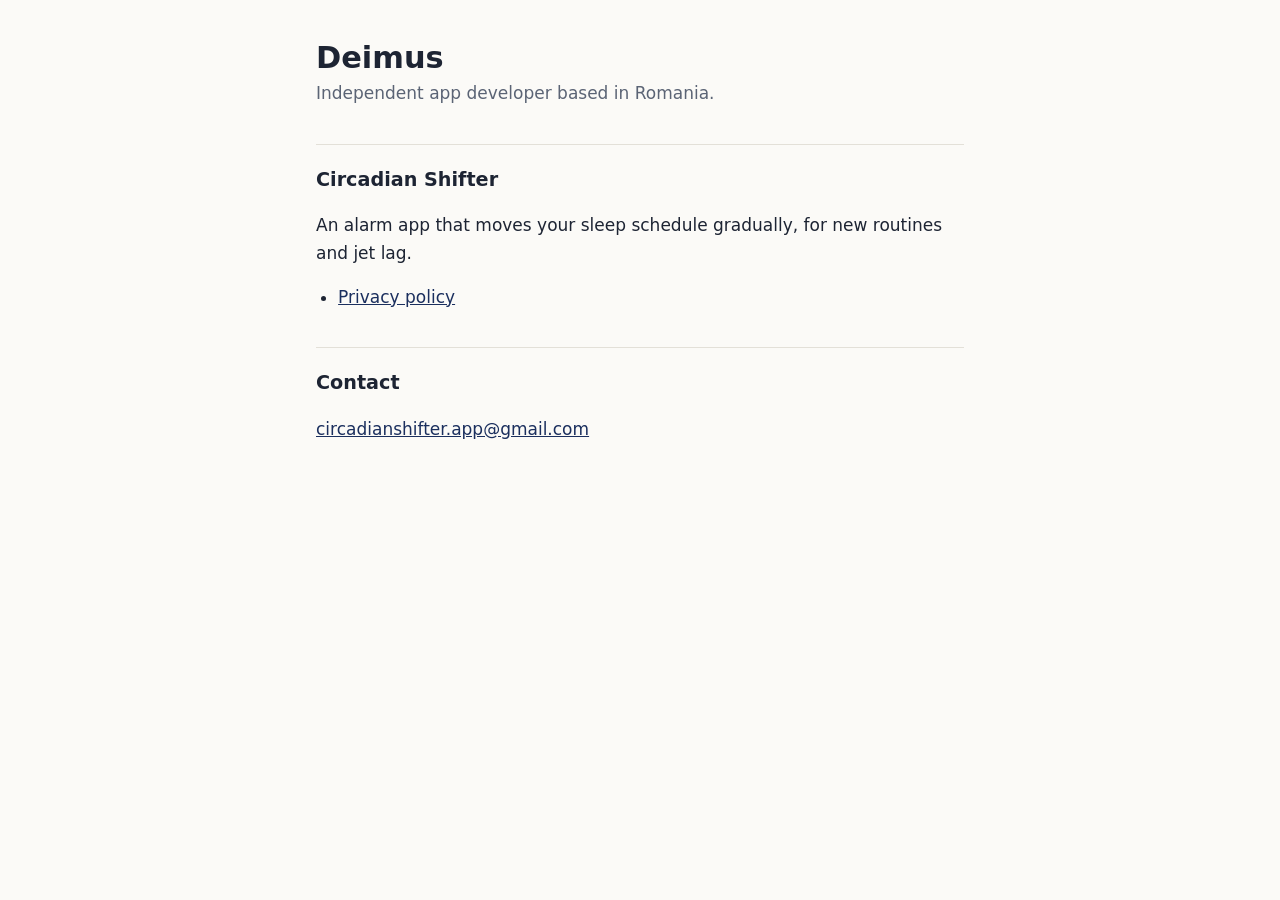
<file: index.html>
<!doctype html>
<html lang="en">
<head>
<meta charset="utf-8">
<meta name="viewport" content="width=device-width, initial-scale=1">
<title>Deimus Apps</title>
<meta name="description" content="Apps by Deimus, an independent developer based in Romania.">
<link rel="stylesheet" href="style.css">
</head>
<body>
<main>
<h1>Deimus</h1>
<p class="meta">Independent app developer based in Romania.</p>

<h2>Circadian Shifter</h2>
<p>An alarm app that moves your sleep schedule gradually, for new routines and jet lag.</p>
<ul>
  <li><a href="privacy.html">Privacy policy</a></li>
</ul>

<h2>Contact</h2>
<p><a href="mailto:circadianshifter.app@gmail.com">circadianshifter.app@gmail.com</a></p>
</main>
</body>
</html>
</file>
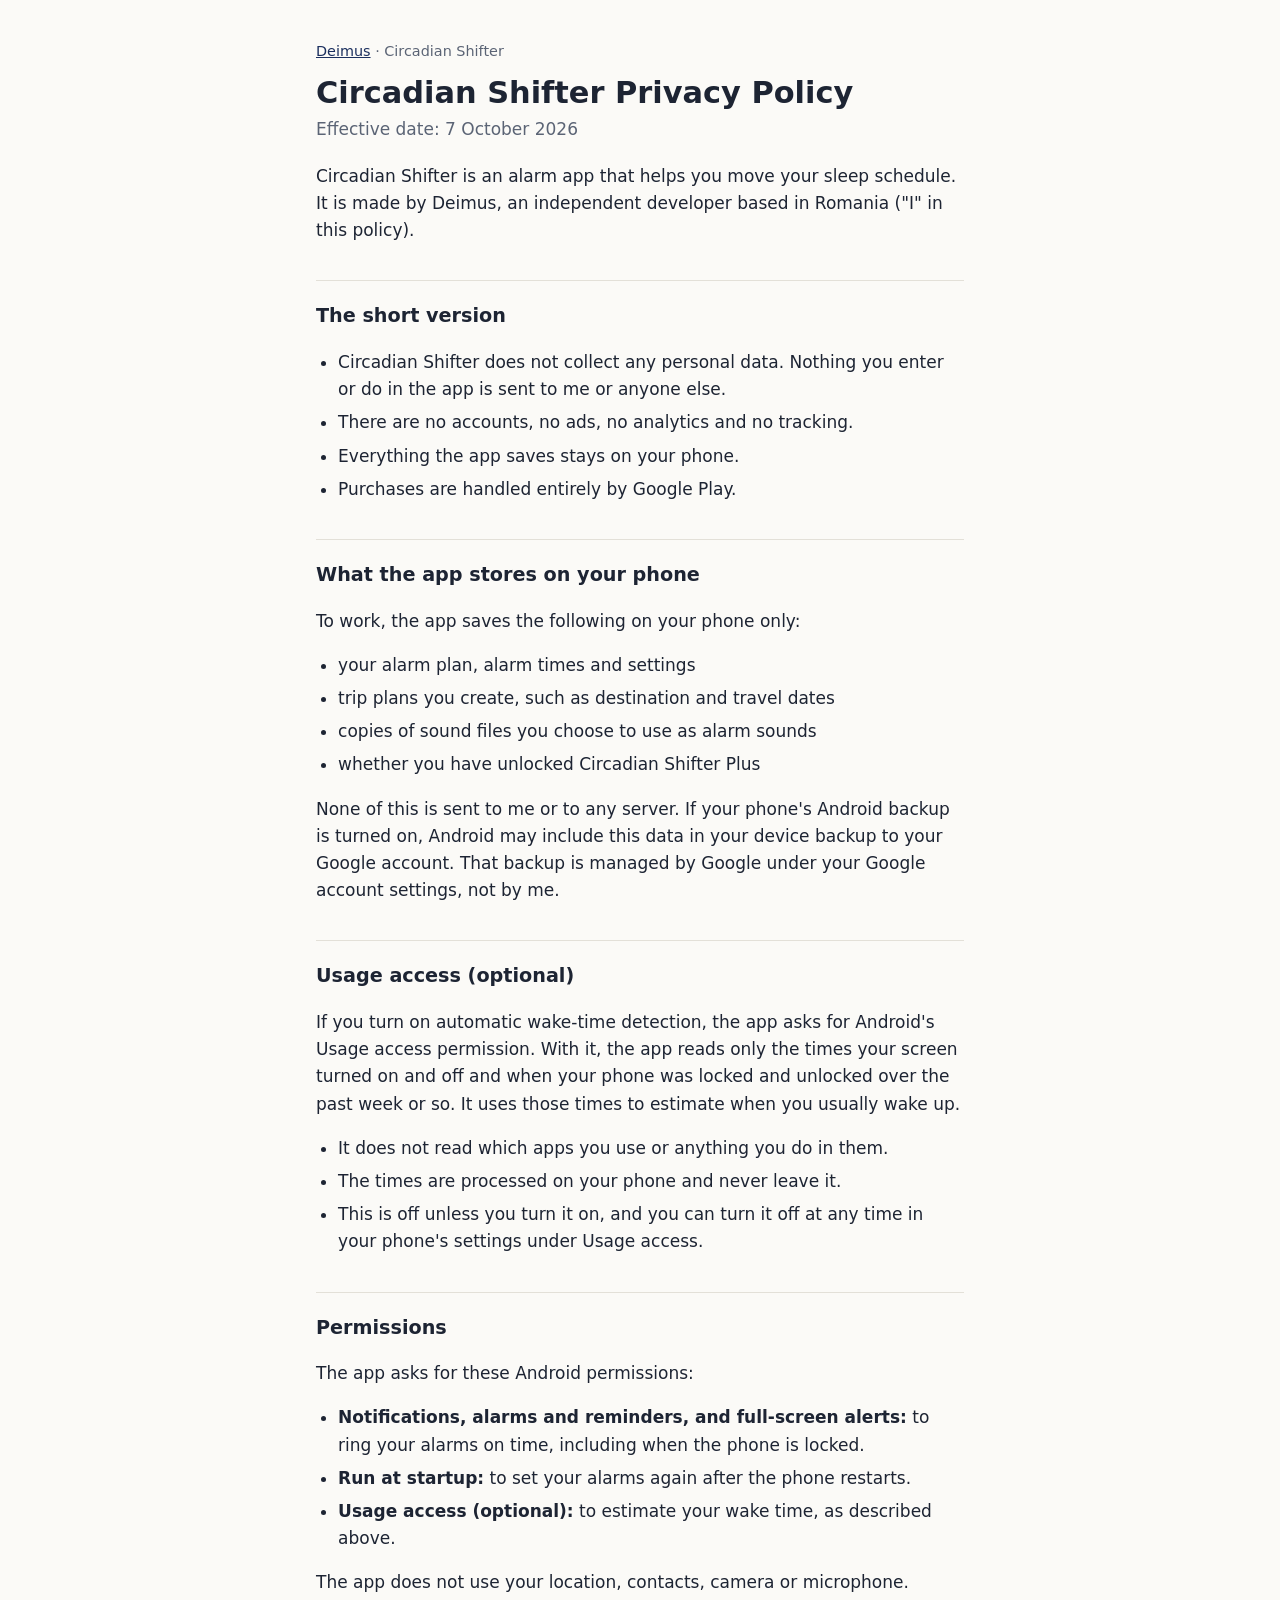
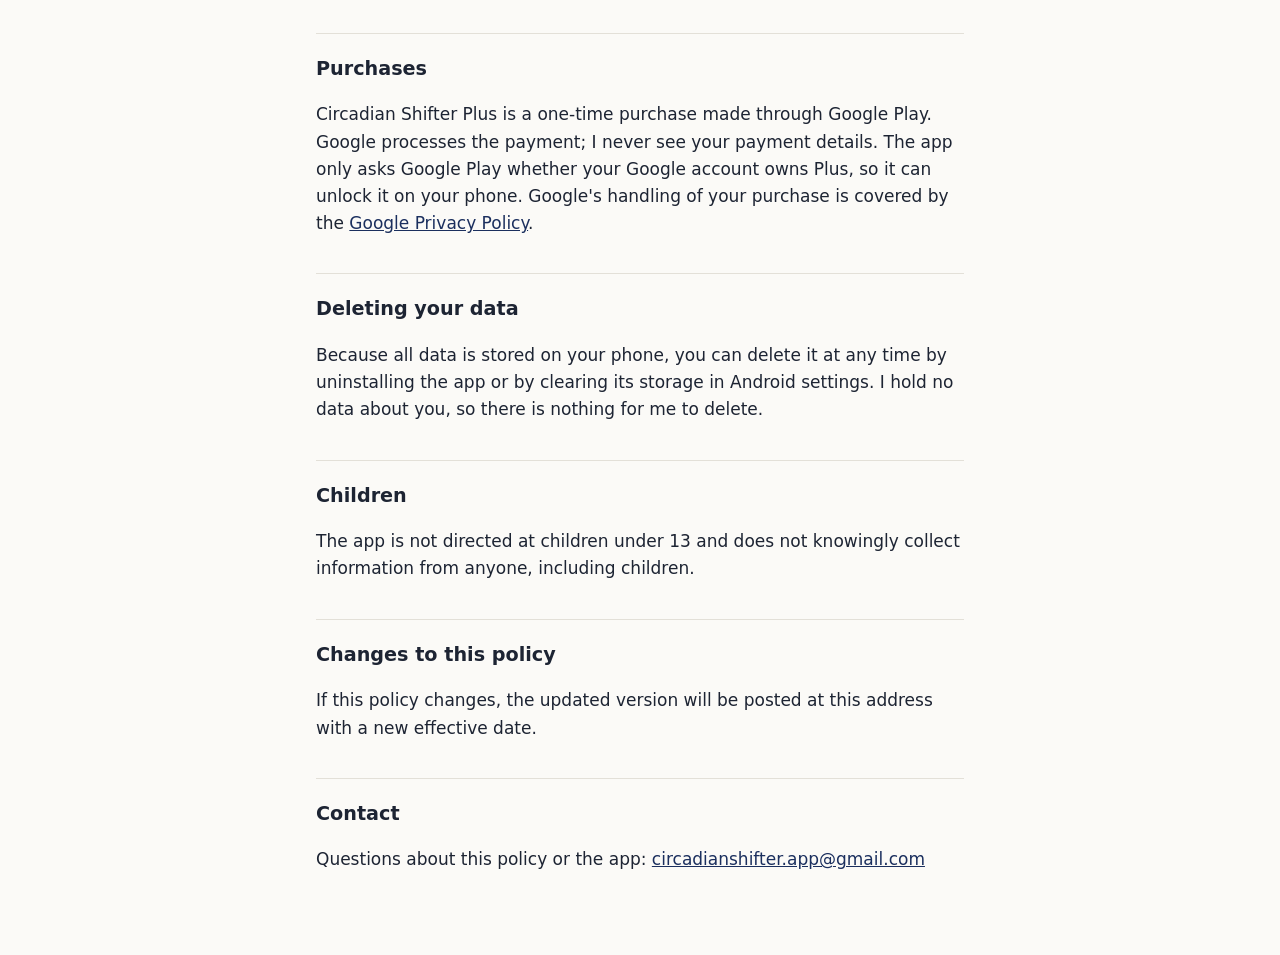
<file: privacy.html>
<!doctype html>
<html lang="en">
<head>
<meta charset="utf-8">
<meta name="viewport" content="width=device-width, initial-scale=1">
<title>Circadian Shifter Privacy Policy</title>
<meta name="description" content="Privacy policy for the Circadian Shifter alarm app. The app collects no personal data.">
<link rel="stylesheet" href="style.css">
</head>
<body>
<main>
<p class="crumb"><a href="./">Deimus</a> · Circadian Shifter</p>
<h1>Circadian Shifter Privacy Policy</h1>
<p class="meta">Effective date: 7 October 2026</p>

<p>Circadian Shifter is an alarm app that helps you move your sleep schedule. It is made by Deimus, an independent developer based in Romania ("I" in this policy).</p>

<h2>The short version</h2>
<ul>
  <li>Circadian Shifter does not collect any personal data. Nothing you enter or do in the app is sent to me or anyone else.</li>
  <li>There are no accounts, no ads, no analytics and no tracking.</li>
  <li>Everything the app saves stays on your phone.</li>
  <li>Purchases are handled entirely by Google Play.</li>
</ul>

<h2>What the app stores on your phone</h2>
<p>To work, the app saves the following on your phone only:</p>
<ul>
  <li>your alarm plan, alarm times and settings</li>
  <li>trip plans you create, such as destination and travel dates</li>
  <li>copies of sound files you choose to use as alarm sounds</li>
  <li>whether you have unlocked Circadian Shifter Plus</li>
</ul>
<p>None of this is sent to me or to any server. If your phone's Android backup is turned on, Android may include this data in your device backup to your Google account. That backup is managed by Google under your Google account settings, not by me.</p>

<h2>Usage access (optional)</h2>
<p>If you turn on automatic wake-time detection, the app asks for Android's Usage access permission. With it, the app reads only the times your screen turned on and off and when your phone was locked and unlocked over the past week or so. It uses those times to estimate when you usually wake up.</p>
<ul>
  <li>It does not read which apps you use or anything you do in them.</li>
  <li>The times are processed on your phone and never leave it.</li>
  <li>This is off unless you turn it on, and you can turn it off at any time in your phone's settings under Usage access.</li>
</ul>

<h2>Permissions</h2>
<p>The app asks for these Android permissions:</p>
<ul>
  <li><strong>Notifications, alarms and reminders, and full-screen alerts:</strong> to ring your alarms on time, including when the phone is locked.</li>
  <li><strong>Run at startup:</strong> to set your alarms again after the phone restarts.</li>
  <li><strong>Usage access (optional):</strong> to estimate your wake time, as described above.</li>
</ul>
<p>The app does not use your location, contacts, camera or microphone.</p>

<h2>Purchases</h2>
<p>Circadian Shifter Plus is a one-time purchase made through Google Play. Google processes the payment; I never see your payment details. The app only asks Google Play whether your Google account owns Plus, so it can unlock it on your phone. Google's handling of your purchase is covered by the <a href="https://policies.google.com/privacy">Google Privacy Policy</a>.</p>

<h2>Deleting your data</h2>
<p>Because all data is stored on your phone, you can delete it at any time by uninstalling the app or by clearing its storage in Android settings. I hold no data about you, so there is nothing for me to delete.</p>

<h2>Children</h2>
<p>The app is not directed at children under 13 and does not knowingly collect information from anyone, including children.</p>

<h2>Changes to this policy</h2>
<p>If this policy changes, the updated version will be posted at this address with a new effective date.</p>

<h2>Contact</h2>
<p>Questions about this policy or the app: <a href="mailto:circadianshifter.app@gmail.com">circadianshifter.app@gmail.com</a></p>
</main>
</body>
</html>
</file>
<file: style.css>
:root {
  --bg: #fbfaf7;
  --text: #1d2433;
  --muted: #5b6475;
  --link: #1b2f5e;
  --rule: #e3e0d8;
  color-scheme: light dark;
}

@media (prefers-color-scheme: dark) {
  :root {
    --bg: #121722;
    --text: #e6e8ee;
    --muted: #9aa3b5;
    --link: #9db8f0;
    --rule: #2a3243;
  }
}

* {
  box-sizing: border-box;
}

body {
  margin: 0;
  background: var(--bg);
  color: var(--text);
  font: 17px/1.6 system-ui, -apple-system, "Segoe UI", Roboto, sans-serif;
}

main {
  max-width: 680px;
  margin: 0 auto;
  padding: 40px 16px 64px;
}

h1 {
  font-size: 1.9rem;
  line-height: 1.2;
  margin: 0 0 4px;
}

h2 {
  font-size: 1.2rem;
  margin: 36px 0 8px;
  padding-top: 20px;
  border-top: 1px solid var(--rule);
}

.meta,
.crumb {
  color: var(--muted);
  margin: 0 0 20px;
}

.crumb {
  font-size: 0.9rem;
  margin-bottom: 12px;
}

a {
  color: var(--link);
  overflow-wrap: anywhere;
}

ul {
  padding-left: 1.3em;
}

li {
  margin: 6px 0;
}
</file>
